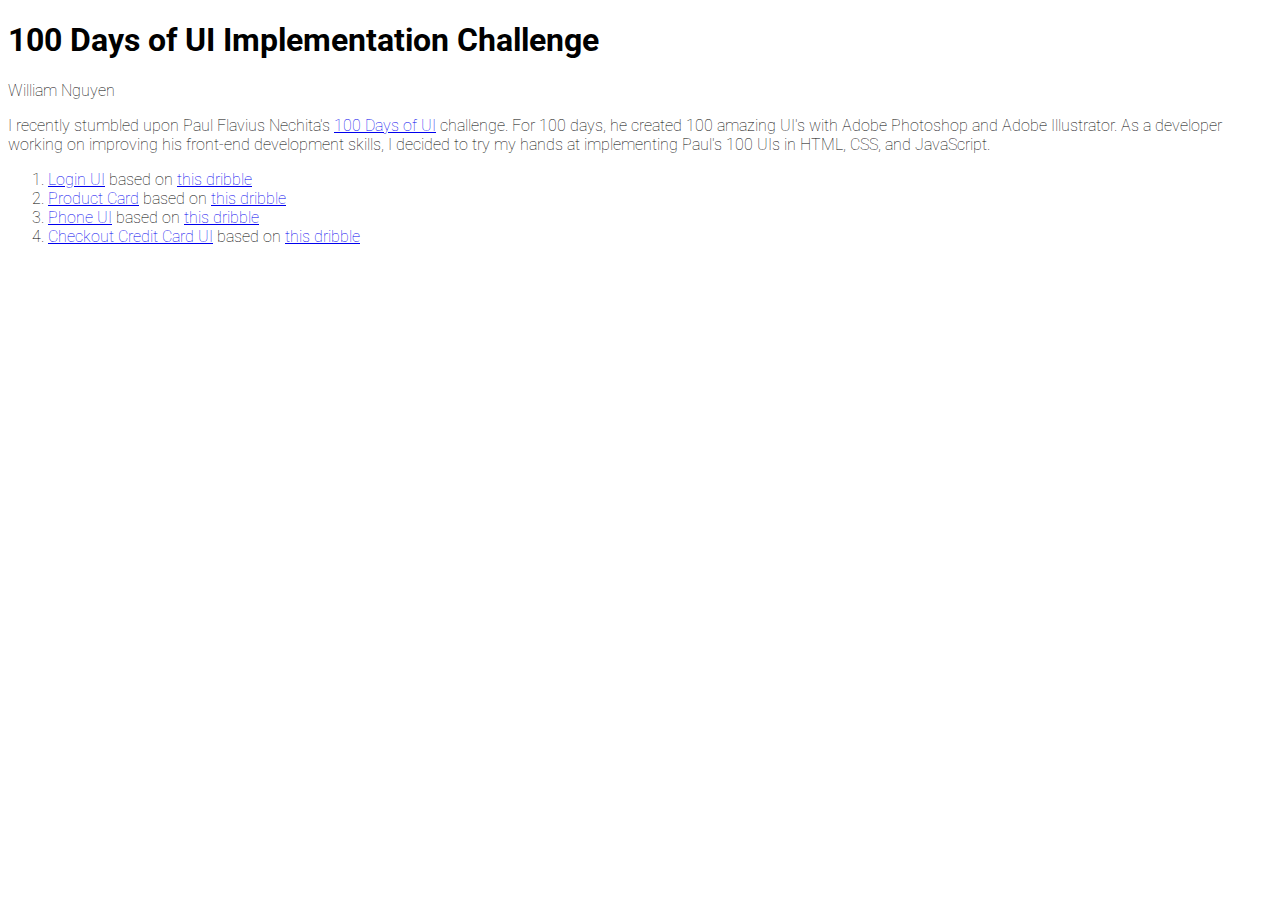
<file: index.html>
<!doctype html>
<html lang=en>
<head>
  <meta charset="utf-8">
  <link rel="stylesheet" href="https://maxcdn.bootstrapcdn.com/font-awesome/4.4.0/css/font-awesome.min.css">
  <link href='https://fonts.googleapis.com/css?family=Roboto:300,100,900,400italic' rel='stylesheet' type='text/css'>
  <link rel=stylesheet href=default.css>

  <title>100 Days of UI Implementation Challenge</title>
</head>
<body>

      <h1>100 Days of UI Implementation Challenge</h1>
      <p class="subtitle">William Nguyen</p>

      <p class="info">
        I recently stumbled upon Paul Flavius Nechita's <a href="http://www.100daysui.com">100 Days of UI</a> challenge. For 100 days, he created 100 amazing UI's with Adobe Photoshop and Adobe Illustrator. As a developer working on improving his front-end development skills, I decided to try my hands at implementing Paul's 100 UIs in HTML, CSS, and JavaScript.
      </p>

      <ol id="uilist">
      </ol>

      <script src="https://ajax.googleapis.com/ajax/libs/jquery/2.1.3/jquery.min.js"></script>
      <script src="script.js"></script>
</body>
</html>
</file>
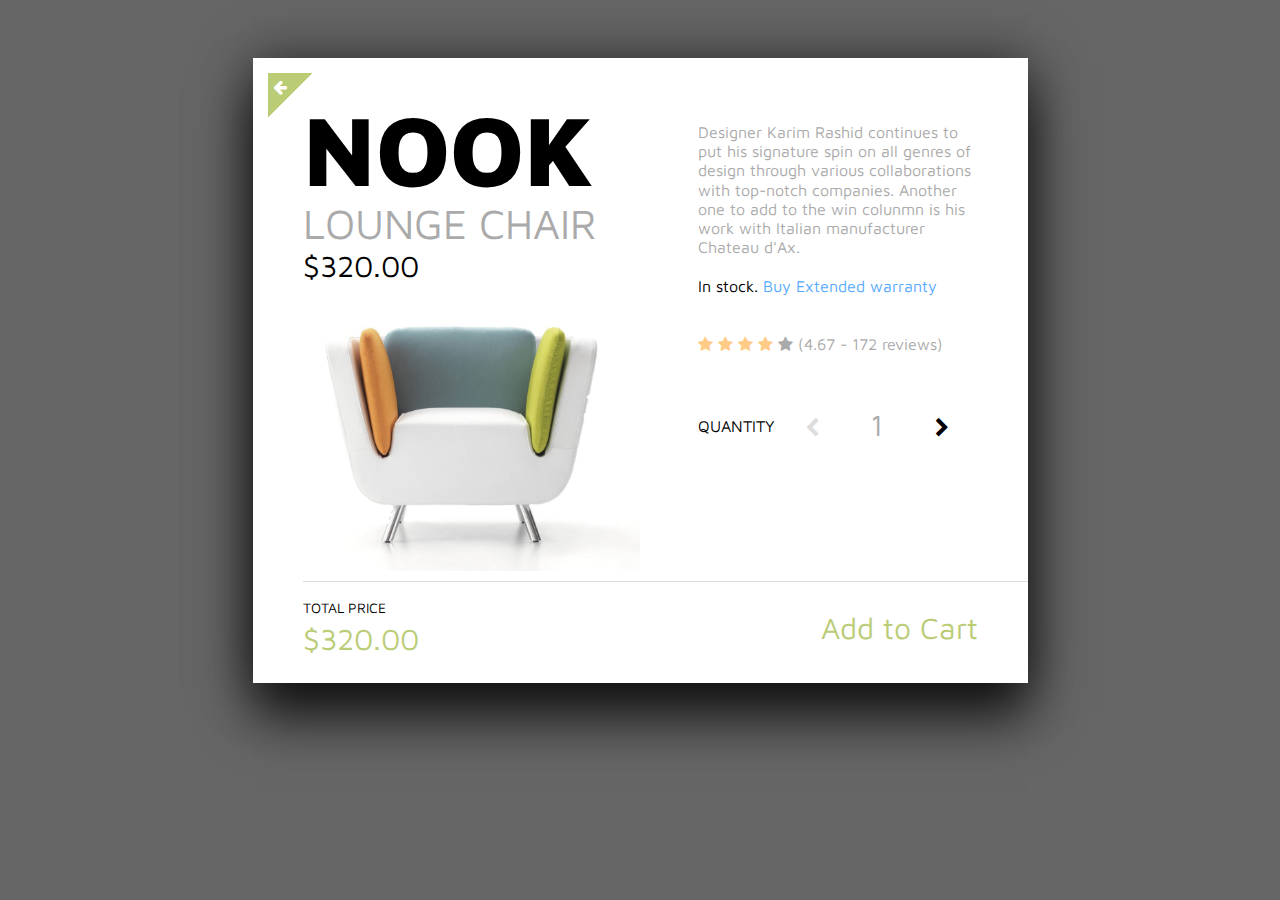
<file: Day 2/index.html>
<!doctype html>
<html lang=en>
<head>
  <meta charset="utf-8">
  <link rel=stylesheet href=default.css>
  <link rel="stylesheet" href="https://maxcdn.bootstrapcdn.com/font-awesome/4.4.0/css/font-awesome.min.css">
  <link href='https://fonts.googleapis.com/css?family=Maven+Pro:400,900' rel='stylesheet' type='text/css'>

  <title>100 Days of UI | Day 2 - Product Card</title>
</head>
<body>

  <section class="product-card">
      <a href="#"><div class="back-arrow">
        <i class="fa fa-arrow-left"></i>
      </div></a>

      <div class="product-display">
        <h1 id="brandName"></h1>
        <span id="productName"></span>
        <span id="pricetag"></span>
        <img class="product-image">
      </div>

      <div class="product-info-pane">
        <p class="product-info"></p>
        <p id="product-available">
          In stock.
          <a class="addons-link" href="">Buy Extended warranty</a>
        </p>
        <p class="product-rating">
          <i class="fa fa-star" id="star1"></i>
          <i class="fa fa-star" id="star2"></i>
          <i class="fa fa-star" id="star3"></i>
          <i class="fa fa-star" id="star4"></i>
          <i class="fa fa-star" id="star5"></i>
          (<span id="avgRating"></span> - <span id="reviewCount"></span> reviews)
        </p>

        <!-- Quantity selector -->
        <div class="quantity-selector">
          <label>Quantity</label>
          <button onclick="updateQuantity('-')"><i class="fa fa-chevron-left quantity-arrow disabled-arrow" id="decrement-arrow"></i></button>
          <label id="quantity-count"></label>
          <button onclick="updateQuantity('+')"><i class="fa fa-chevron-right quantity-arrow" id="increment-arrow"></i></button>
        </div>
      </div>

      <footer>
        <div class="total">
          <p>TOTAL PRICE</p>
          <p id="total-price"></p>
        </div>
        <div class="checkout">
          <a href="">Add to Cart</a>
        </div>
      </footer>
  </section>

  <script src="https://ajax.googleapis.com/ajax/libs/jquery/2.1.3/jquery.min.js"></script>
  <script src="script.js"></script>

</body>
</html>
</file>
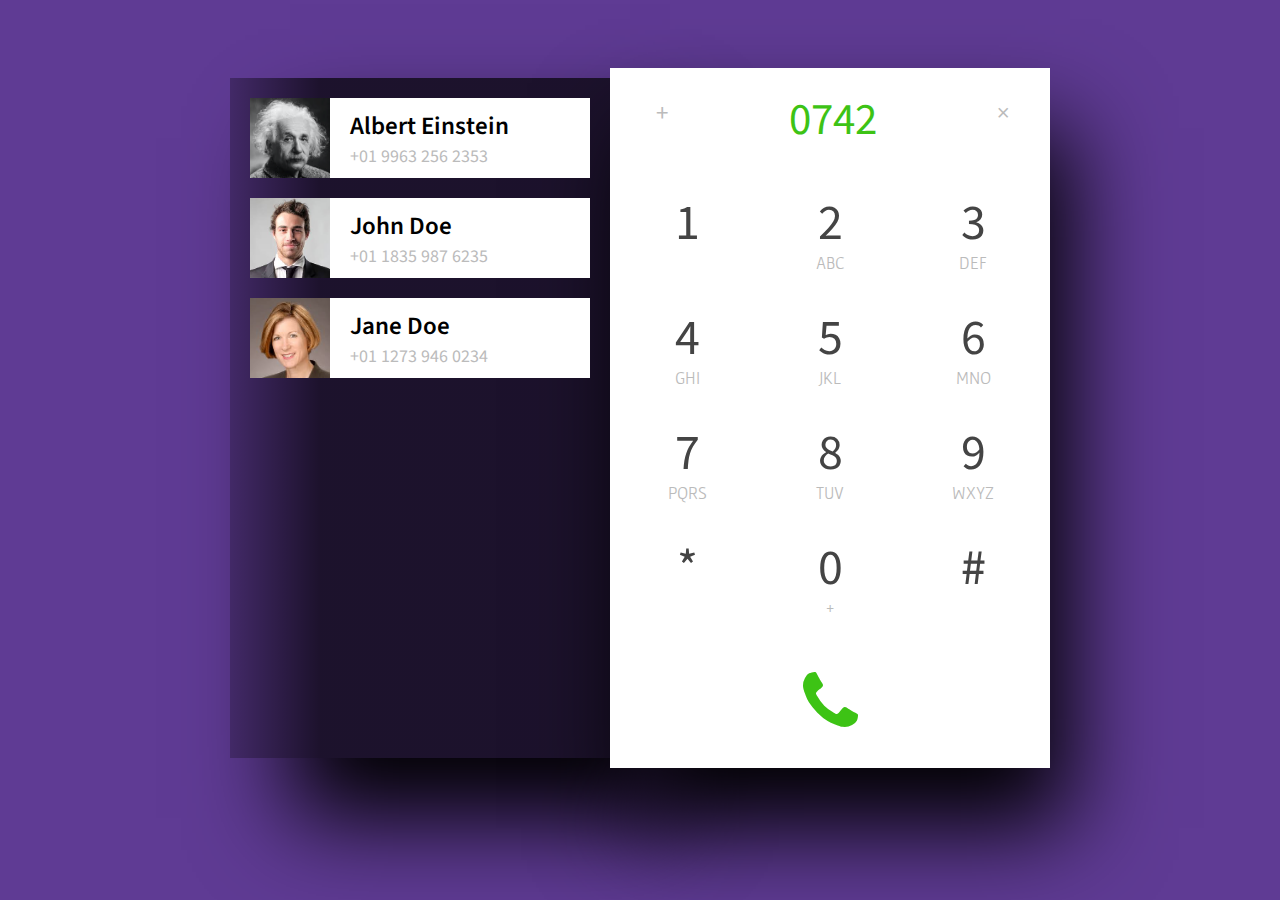
<file: Day 3/index.html>
<!doctype html>
<html lang=en>
<head>
  <meta charset="utf-8">
  <link rel=stylesheet href=default.css>
  <link rel="stylesheet" href="https://maxcdn.bootstrapcdn.com/font-awesome/4.4.0/css/font-awesome.min.css">
  <link href='https://fonts.googleapis.com/css?family=Source+Sans+Pro:400,600|Gafata' rel='stylesheet' type='text/css'>
  <title>100 Days of UI | Day 3 - Phone UI</title>
</head>
<body>

  <div class="phoneapp">
    <section class="contacts">
      <ul>
        <li class="contact">
          <img class="contact-img" src="img/contact1.png">
          <span class="contact-name">Albert Einstein</span><br>
          <span class="contact-number">+01 9963 256 2353</span>
        </li>
        <li class="contact">
          <img class="contact-img" src="img/contact2.png">
          <span class="contact-name">John Doe</span><br>
          <span class="contact-number">+01 1835 987 6235</span>
        </li>
        <li class="contact">
          <img class="contact-img" src="img/contact3.png">
          <span class="contact-name">Jane Doe</span><br>
          <span class="contact-number">+01 1273 946 0234</span>
        </li>
      </ul>
    </section>
    <section class="dialer">
      <header>
          <button class="addBtn" onclick="addNumber();">+</button>
          <span class="dialed-number">
            0742
          </span>
          <button class="cancelBtn" onclick="removeLastDigit();">&times;</button>
      </header>
      <button class="dialerBtn"><span class="dialerDigit">1</span><br><span class="dialerLetters">&nbsp;</span></button>
      <button class="dialerBtn"><span class="dialerDigit">2</span><br><span class="dialerLetters">ABC</span></button>
      <button class="dialerBtn"><span class="dialerDigit">3</span><br><span class="dialerLetters">DEF</span></button>
      <button class="dialerBtn"><span class="dialerDigit">4</span><br><span class="dialerLetters">GHI</span></button>
      <button class="dialerBtn"><span class="dialerDigit">5</span><br><span class="dialerLetters">JKL</span></button>
      <button class="dialerBtn"><span class="dialerDigit">6</span><br><span class="dialerLetters">MNO</span></button>
      <button class="dialerBtn"><span class="dialerDigit">7</span><br><span class="dialerLetters">PQRS</span></button>
      <button class="dialerBtn"><span class="dialerDigit">8</span><br><span class="dialerLetters">TUV</span></button>
      <button class="dialerBtn"><span class="dialerDigit">9</span><br><span class="dialerLetters">WXYZ</span></button>
      <button class="dialerBtn"><span class="dialerDigit">*</span><br><span class="dialerLetters">&nbsp;</span></button>
      <button class="dialerBtn"><span class="dialerDigit">0</span><br><span class="dialerLetters">+</span></button>
      <button class="dialerBtn"><span class="dialerDigit">#</span><br><span class="dialerLetters">&nbsp;</span></button>
      <button class="callBtn"><i class="fa fa-phone"></i></button>
    </section>
  </div>


  <script src="https://ajax.googleapis.com/ajax/libs/jquery/2.1.3/jquery.min.js"></script>
</body>
</html>
</file>
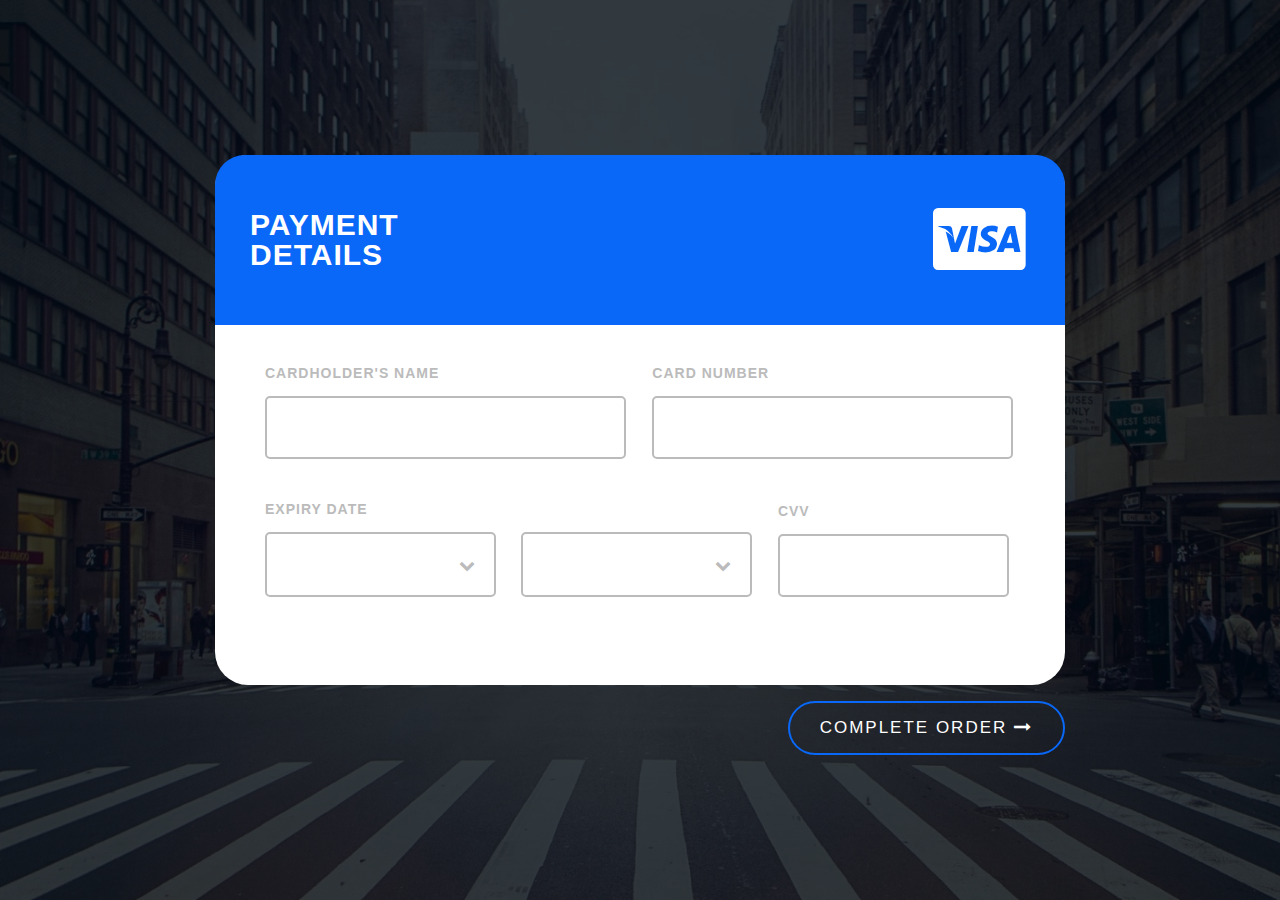
<file: Day 4/index.html>
<!doctype html>
<html lang=en>
<head>
  <meta charset="utf-8">
  <link rel=stylesheet href=default.css>
  <link rel="stylesheet" href="https://maxcdn.bootstrapcdn.com/font-awesome/4.4.0/css/font-awesome.min.css">

  <title>100 Days of UI | Day 4 - Checkout Credit Card UI</title>

</head>
<body>

  <div class="payment-card">
    <header>
      <h1>PAYMENT DETAILS</h1>
      <div class="cardtype">
        <i class="fa fa-cc-visa"></i>
      </div>
    </header>
    <div class="card-credentials">
      <form>
        <div class="half-width">
          <label>Cardholder's Name</label>
          <input type=text></input>
        </div>
        <div class="half-width">
          <label>Card Number</label>
          <input type=text></input>
        </div>
        <div class="third-width">
          <label>Expiry Date</label>
          <div class="select">
            <select title="Month">
              <option value="1">January</option>
              <option value="2">February</option>
              <option value="3">March</option>
              <option value="4">April</option>
              <option value="5">May</option>
              <option value="6">June</option>
              <option value="7">July</option>
              <option value="8">August</option>
              <option value="9">September</option>
              <option value="10">October</option>
              <option value="11">November</option>
              <option value="12">December</option>
            </select>
          </div>
        </div>
        <div class="third-width">
          <div class="select">
            <select title="Year">
              <option value="2019">2019</option>
              <option value="2018">2018</option>
              <option value="2017">2017</option>
              <option value="2016">2016</option>
              <option value="2015">2015</option>
            </select>
          </div>
        </div>
        <div class="third-width">
          <label>CVV</label>
          <input type=text pattern="[0-9]{13,16}" maxlength="3"></input>
        </div>
      </form>
    </div>

    <button class="submit">Complete Order <i class="fa fa-long-arrow-right"></i></button>
  </div>


  <script src="https://ajax.googleapis.com/ajax/libs/jquery/2.1.3/jquery.min.js"></script>
  <script src="script.js"></script>
</body>
</html>
</file>
